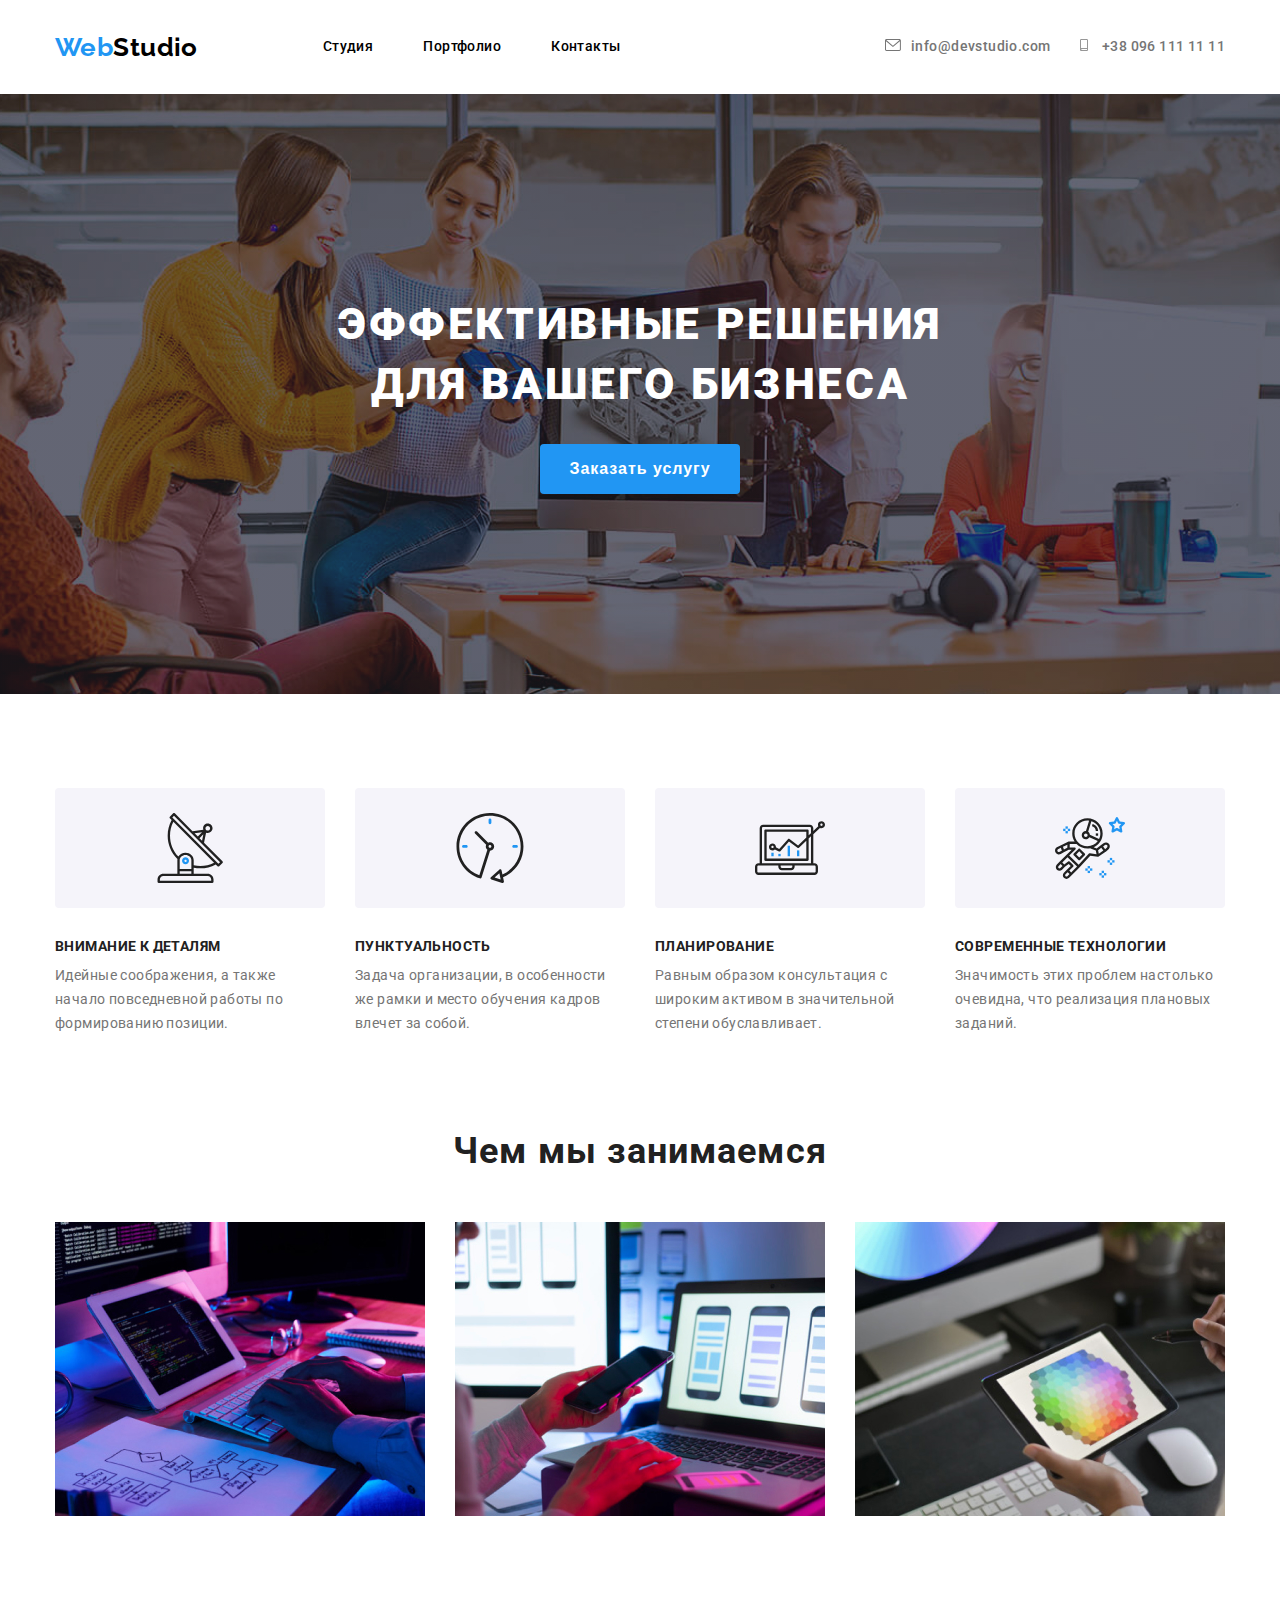
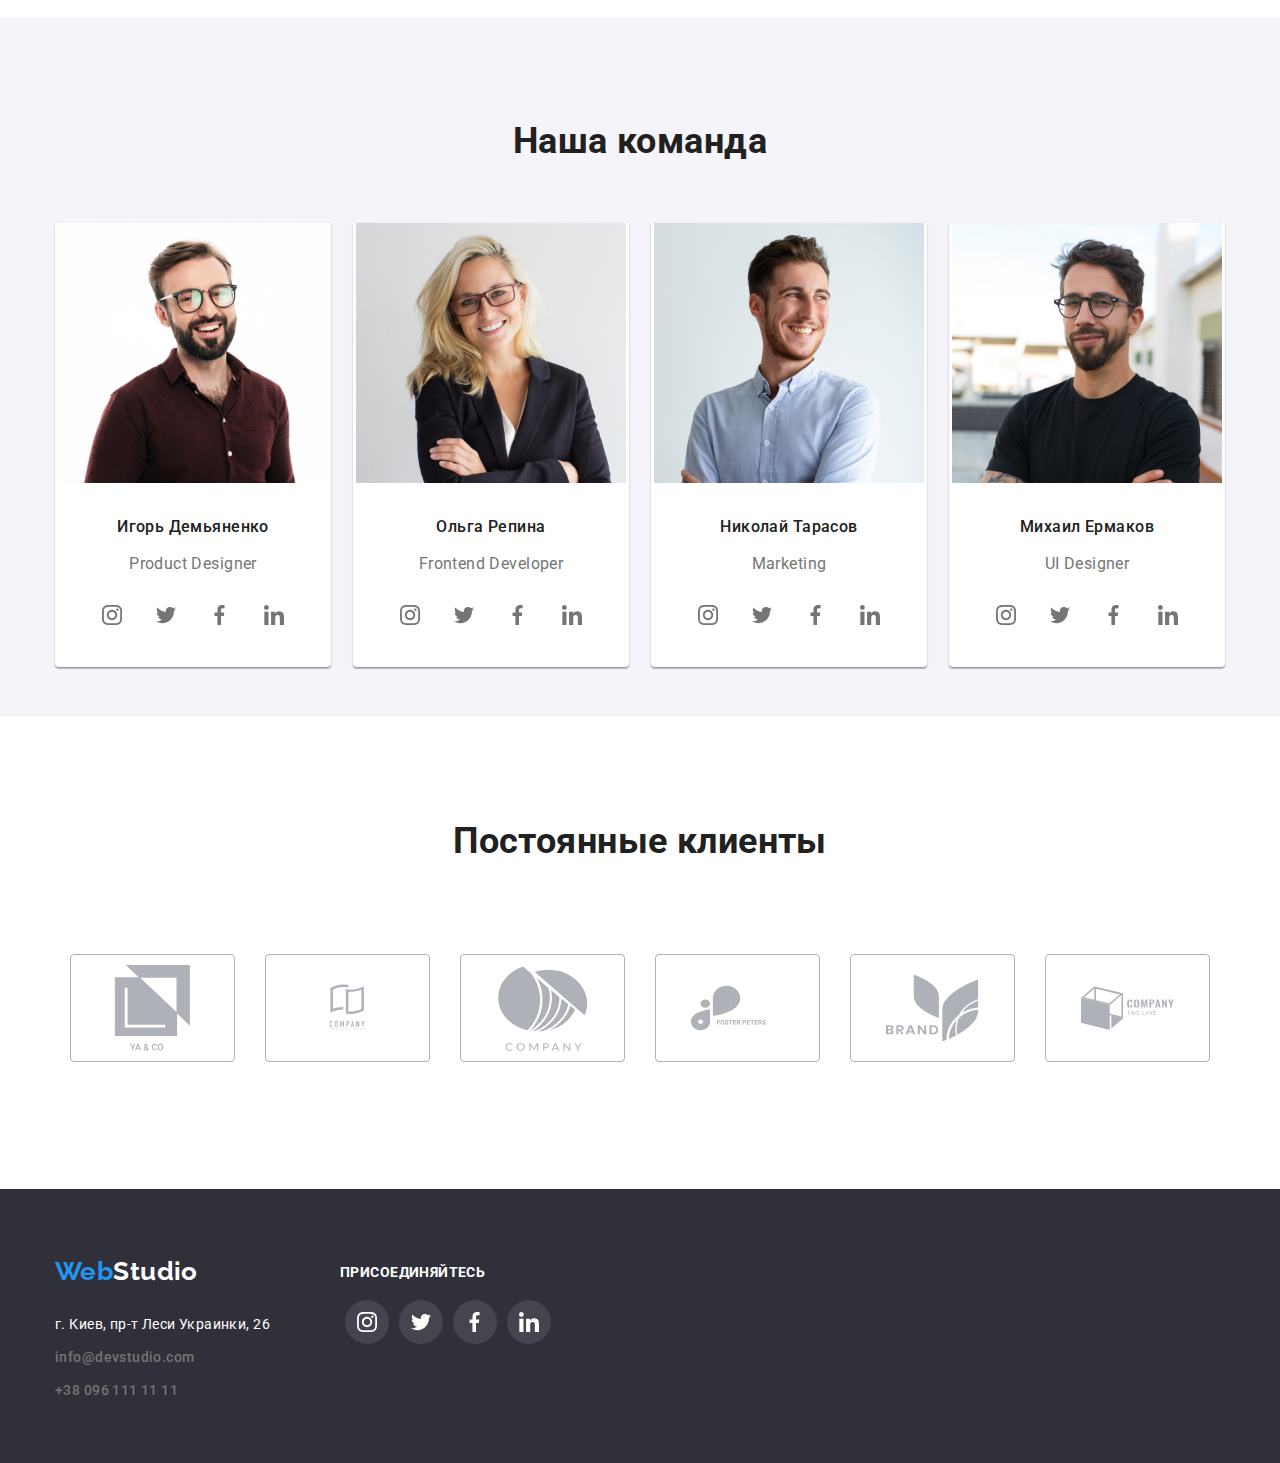
<file: index.html>
<!DOCTYPE html>
<html lang="en">
<head>
    <meta charset="UTF-8">
    <meta http-equiv="X-UA-Compatible" content="IE=edge">
    <meta name="viewport" content="width=device-width, initial-scale=1.0">
    <title>KekStudio v2</title>
    <link rel="preconnect" href="https://fonts.googleapis.com">
    <link rel="preconnect" href="https://fonts.gstatic.com" crossorigin>
    <link href="https://fonts.googleapis.com/css2?family=Raleway:wght@700&family=Roboto:wght@400;500;700;900&display=swap"
        rel="stylesheet">
    <link rel="stylesheet" href="./css/reset.css">
    <link rel="stylesheet" href="./css/styles.css">
</head>
<body>
    <!-- HEADER -->
    <header class="header">
        <div class="header-inside">
            <nav class="webstudio-inline">
                <a class="webstudio" href="./index.html"><span class="web-blue">Web</span>Studio</a>
                <ul class="navigation">
                    <li><a class="nav-item" href="">Студия</a></li>
                    <li><a class="nav-item" href="./portfolio.html">Портфолио</a></li>
                    <li><a class="nav-item" href="">Контакты</a></li>
                </ul>
            </nav>
            <ul class="address-header">
                <li><a class="email" href="mailto:info@devstudio.com"><svg class="svgsmall">
                    <use href="./img/svgs/sprunk.svg#icon-email"></use>
                </svg>info@devstudio.com</a></li>
                <li><a class="email" href="callto:380961111111"><svg class="svgsmall">
                    <use href="./img/svgs/sprunk.svg#icon-callto"></use>
                </svg>+38 096 111 11 11</a></li>
            </ul>
        </div>
    </header>
    <!-- SOLUTIONS FOR BUISNESS -->
    <section class="solutions">
        <div class="solutions-inside">
            <h1 class="solutions-text">Эффективные решения для вашего бизнеса</h1>
            <button class="solutions-button" type="button">Заказать услугу</button>
        </div>
    </section>
    <!-- WHAT WE DO -->

    <section class="whatWeDo">
        <div class="whatWeDo-inside">
            <!-- 4 horizontal texts -->
            <ul class="sometexts">
                <li class="sometexts-item">
                    <div class="sometexts-item-fill">
                        <svg class="horiz-texts-svgs">
                            <use href="./img/svgs/sprunk.svg#icon-Group1"></use>
                        </svg>
                    </div>
                    <h3 class="st-head">Внимание к деталям</h3>
                    <p>Идейные соображения, а также начало повседневной работы по формированию позиции.</p>
                </li>
                <li class="sometexts-item">
                    <div class="sometexts-item-fill">
                        <svg class="horiz-texts-svgs">
                            <use href="./img/svgs/sprunk.svg#icon-clock-11"></use>
                        </svg>
                    </div>
                    <h3 class="st-head">Пунктуальность</h3>
                    <p>Задача организации, в особенности же рамки и место обучения кадров влечет за собой.</p>
                </li>
                <li class="sometexts-item">
                    <div class="sometexts-item-fill">
                        <svg class="horiz-texts-svgs">
                            <use href="./img/svgs/sprunk.svg#icon-diagram-11"></use>
                        </svg>
                    </div>
                    <h3 class="st-head">Планирование</h3>
                    <p>Равным образом консультация с широким активом в значительной степени обуславливает.</p>
                </li>
                <li class="sometexts-item">
                    <div class="sometexts-item-fill">
                        <svg class="horiz-texts-svgs">
                            <use href="./img/svgs/sprunk.svg#icon-astronaut-11"></use>
                        </svg>
                    </div>
                    <h3 class="st-head">Современные технологии</h3>
                    <p>Значимость этих проблем настолько очевидна, что реализация плановых заданий.</p>
                </li>
                
            </ul>
            <!-- what we do text -->
            <h2 class="wwd-text">Чем мы занимаемся</h2>
            <!-- 3 pics -->
            <ul class="pics">
                <li><img src="./img/pics1.jpg" alt="pic" width="370"></li>
                <li><img src="./img/pics2.jpg" alt="pic" width="370"></li>
                <li><img src="./img/pics3.jpg" alt="r u rly read this" width="370"></li>
            </ul>
        </div>
    </section>
    <!-- DREAM TEAM -->
    <section class="dreamTeam">
        <div class="dreamTeam-inside">
            <h2 class="dt-text">Наша команда</h2>
            <ul class="bobs">
                <li class="bobs-item" >
                    <img src="./img/bob1.jpg" width="270" alt="kek">
                    <div class="bobs-text">   
                        <p class="bobs-header">Игорь Демьяненко</p>
                        <p class="bt-work">Product Designer</p>
                        <!-- social links list -->
                        <ul class="social-list">
                            <li class="sl-item">
                                <a href="#" class="social-list-link">
                                    <svg class="sl-class">
                                        <use href="./img/svgs/sprunk.svg#icon-instagram"></use>
                                    </svg>
                                </a>
                            </li>
                            <li class="sl-item">
                                <a href="#" class="social-list-link">
                                    <svg class="sl-class">
                                        <use href="./img/svgs/sprunk.svg#icon-twitter"></use>
                                    </svg>
                                </a>
                            </li>
                            <li class="sl-item">
                                <a href="#" class="social-list-link">
                                    <svg class="sl-class">
                                        <use href="./img/svgs/sprunk.svg#icon-fbook"></use>
                                    </svg>
                                </a>
                            </li>
                            <li class="sl-item">
                                <a href="#" class="social-list-link">
                                    <svg class="sl-class">
                                        <use href="./img/svgs/sprunk.svg#icon-linkedin"></use>
                                    </svg>
                                </a>
                            </li>
                        </ul>
                    </div>
                </li>
                <li class="bobs-item" >
                    <img src="./img/bob2.jpg" width="270" alt="heh">
                    <div class="bobs-text">
                    <p class="bobs-header">Ольга Репина</p>
                    <p class="bt-work">Frontend Developer</p>
                    <!-- social links list -->
                    <ul class="social-list">
                        <li class="sl-item">
                            <a href="#" class="social-list-link">
                                <svg class="sl-class">
                                    <use href="./img/svgs/sprunk.svg#icon-instagram"></use>
                                </svg>
                            </a>
                        </li>
                        <li class="sl-item">
                            <a href="#" class="social-list-link">
                                <svg class="sl-class">
                                    <use href="./img/svgs/sprunk.svg#icon-twitter"></use>
                                </svg>
                            </a>
                        </li>
                        <li class="sl-item">
                            <a href="#" class="social-list-link">
                                <svg class="sl-class">
                                    <use href="./img/svgs/sprunk.svg#icon-fbook"></use>
                                </svg>
                            </a>
                        </li>
                        <li class="sl-item">
                            <a href="#" class="social-list-link">
                                <svg class="sl-class">
                                    <use href="./img/svgs/sprunk.svg#icon-linkedin"></use>
                                </svg>
                            </a>
                        </li>
                    </ul>
                    </div>
                </li>
                <li class="bobs-item" >
                    <img src="./img/bob3.jpg" width="270" alt="mm">
                    <div class="bobs-text">
                    <p class="bobs-header">Николай Тарасов</p>
                    <p class="bt-work">Marketing</p>
                    <!-- social links list -->
                    <ul class="social-list">
                        <li class="sl-item">
                            <a href="#" class="social-list-link">
                                <svg class="sl-class">
                                    <use href="./img/svgs/sprunk.svg#icon-instagram"></use>
                                </svg>
                            </a>
                        </li>
                        <li class="sl-item">
                            <a href="#" class="social-list-link">
                                <svg class="sl-class">
                                    <use href="./img/svgs/sprunk.svg#icon-twitter"></use>
                                </svg>
                            </a>
                        </li>
                        <li class="sl-item">
                            <a href="#" class="social-list-link">
                                <svg class="sl-class">
                                    <use href="./img/svgs/sprunk.svg#icon-fbook"></use>
                                </svg>
                            </a>
                        </li>
                        <li class="sl-item">
                            <a href="#" class="social-list-link">
                                <svg class="sl-class">
                                    <use href="./img/svgs/sprunk.svg#icon-linkedin"></use>
                                </svg>
                            </a>
                        </li>
                    </ul>
                    </div>
                </li>
                <li class="bobs-item" >
                    <img src="./img/bob4.jpg" width="270" alt="no">
                    <div class="bobs-text">
                    <p class="bobs-header">Михаил Ермаков</p>
                    <p class="bt-work">UI Designer</p>
                    <!-- social links list -->
                    <ul class="social-list">
                        <li class="sl-item">
                            <a class="social-list-link" href="#">
                                <svg class="sl-class">
                                    <use href="./img/svgs/sprunk.svg#icon-instagram"></use>
                                </svg>
                            </a>
                        </li>
                        <li class="sl-item">
                            <a href="#" class="social-list-link">
                                <svg class="sl-class">
                                    <use href="./img/svgs/sprunk.svg#icon-twitter"></use>
                                </svg>
                            </a>
                        </li>
                        <li class="sl-item">
                            <a href="#" class="social-list-link">
                                <svg class="sl-class">
                                    <use href="./img/svgs/sprunk.svg#icon-fbook"></use>
                                </svg>
                            </a>
                        </li>
                        <li class="sl-item">
                            <a href="#" class="social-list-link">
                                <svg class="sl-class">
                                    <use href="./img/svgs/sprunk.svg#icon-linkedin"></use>
                                </svg>
                            </a>
                        </li>
                    </ul>
                    </div>
                </li>
            </ul>
        </div>
    </section>
    <!-- CLIENTS -->
    <section>
        <div>
            <h2 class="header-clients">Постоянные клиенты</h2>
            <ul class="clients-list">
                <li class="cl-list-item">
                    <svg class="clients-item">
                        <use href="./img/svgs/sprunk.svg#icon-company1"></use>
                    </svg>
                </li>
                <li class="cl-list-item">
                    <svg class="clients-item">
                        <use href="./img/svgs/sprunk.svg#icon-company2"></use>
                    </svg>
                </li>
                <li class="cl-list-item">
                    <svg class="clients-item">
                        <use href="./img/svgs/sprunk.svg#icon-company3"></use>
                    </svg>
                </li>
                <li class="cl-list-item">
                    <svg class="clients-item">
                        <use href="./img/svgs/sprunk.svg#icon-company4"></use>
                    </svg>
                </li>
                <li class="cl-list-item">
                    <svg class="clients-item">
                        <use href="./img/svgs/sprunk.svg#icon-company5"></use>
                    </svg>
                </li>
                <li class="cl-list-item">
                    <svg class="clients-item">
                        <use href="./img/svgs/sprunk.svg#icon-company6"></use>
                    </svg>
                </li>
            </ul>
        </div>
    </section>
    <!-- FOOTER -->
    <footer class="footer">
        <div class="footer-inside">
            <div class="footer-adresses">
                <a class="webstudio white" href="./index.html"><span class="web-blue">Web</span>Studio</a>
                <address class="address"><a class="white" href="https://www.google.com/maps/place/%D0%B1%D1%83%D0%BB.+%D0%9B%D0%B5%D1%81%D0%B8+%D0%A3%D0%BA%D1%80%D0%B0%D0%B8%D0%BD%D0%BA%D0%B8,+26,+%D0%9A%D0%B8%D0%B5%D0%B2,+02000/data=!4m2!3m1!1s0x40d4cf0e033ecbe9:0x57a4dffefec77da0?sa=X&ved=2ahUKEwjTja6EwPP2AhXPwosKHU-XCiwQ8gF6BAgHEAE">г. Киев, пр-т Леси Украинки, 26</a></address>
                <a class="email ending" href="mailto:info@devstudio.com">info@devstudio.com</a>
                <a class="email" href="callto:380961111111">+38 096 111 11 11</a>
            </div>
            <div class="footer-socials">
                <!-- social links list -->
                <p class="fsoc-text">присоединяйтесь</p>
                <ul class="social-list-footer">
                    <li class="sl-item-footer">
                        <a href="#" class="sl-link-footer">
                            <svg class="sl-class-footer">
                                <use href="./img/svgs/sprunk.svg#icon-instagram"></use>
                            </svg>
                        </a>
                    </li>
                    <li class="sl-item-footer">
                        <a href="#" class="sl-link-footer">
                            <svg class="sl-class-footer">
                                <use href="./img/svgs/sprunk.svg#icon-twitter"></use>
                            </svg>
                        </a>
                    </li>
                    <li class="sl-item-footer">
                        <a href="#" class="sl-link-footer">
                            <svg class="sl-class-footer">
                                <use href="./img/svgs/sprunk.svg#icon-fbook"></use>
                            </svg>
                        </a>
                    </li>
                    <li class="sl-item-footer">
                        <a href="#" class="sl-link-footer">
                            <svg class="sl-class-footer">
                                <use href="./img/svgs/sprunk.svg#icon-linkedin"></use>
                            </svg>
                        </a>
                    </li>
                </ul>
            </div>
        </div>
    </footer>
</body>
</html>
</file>
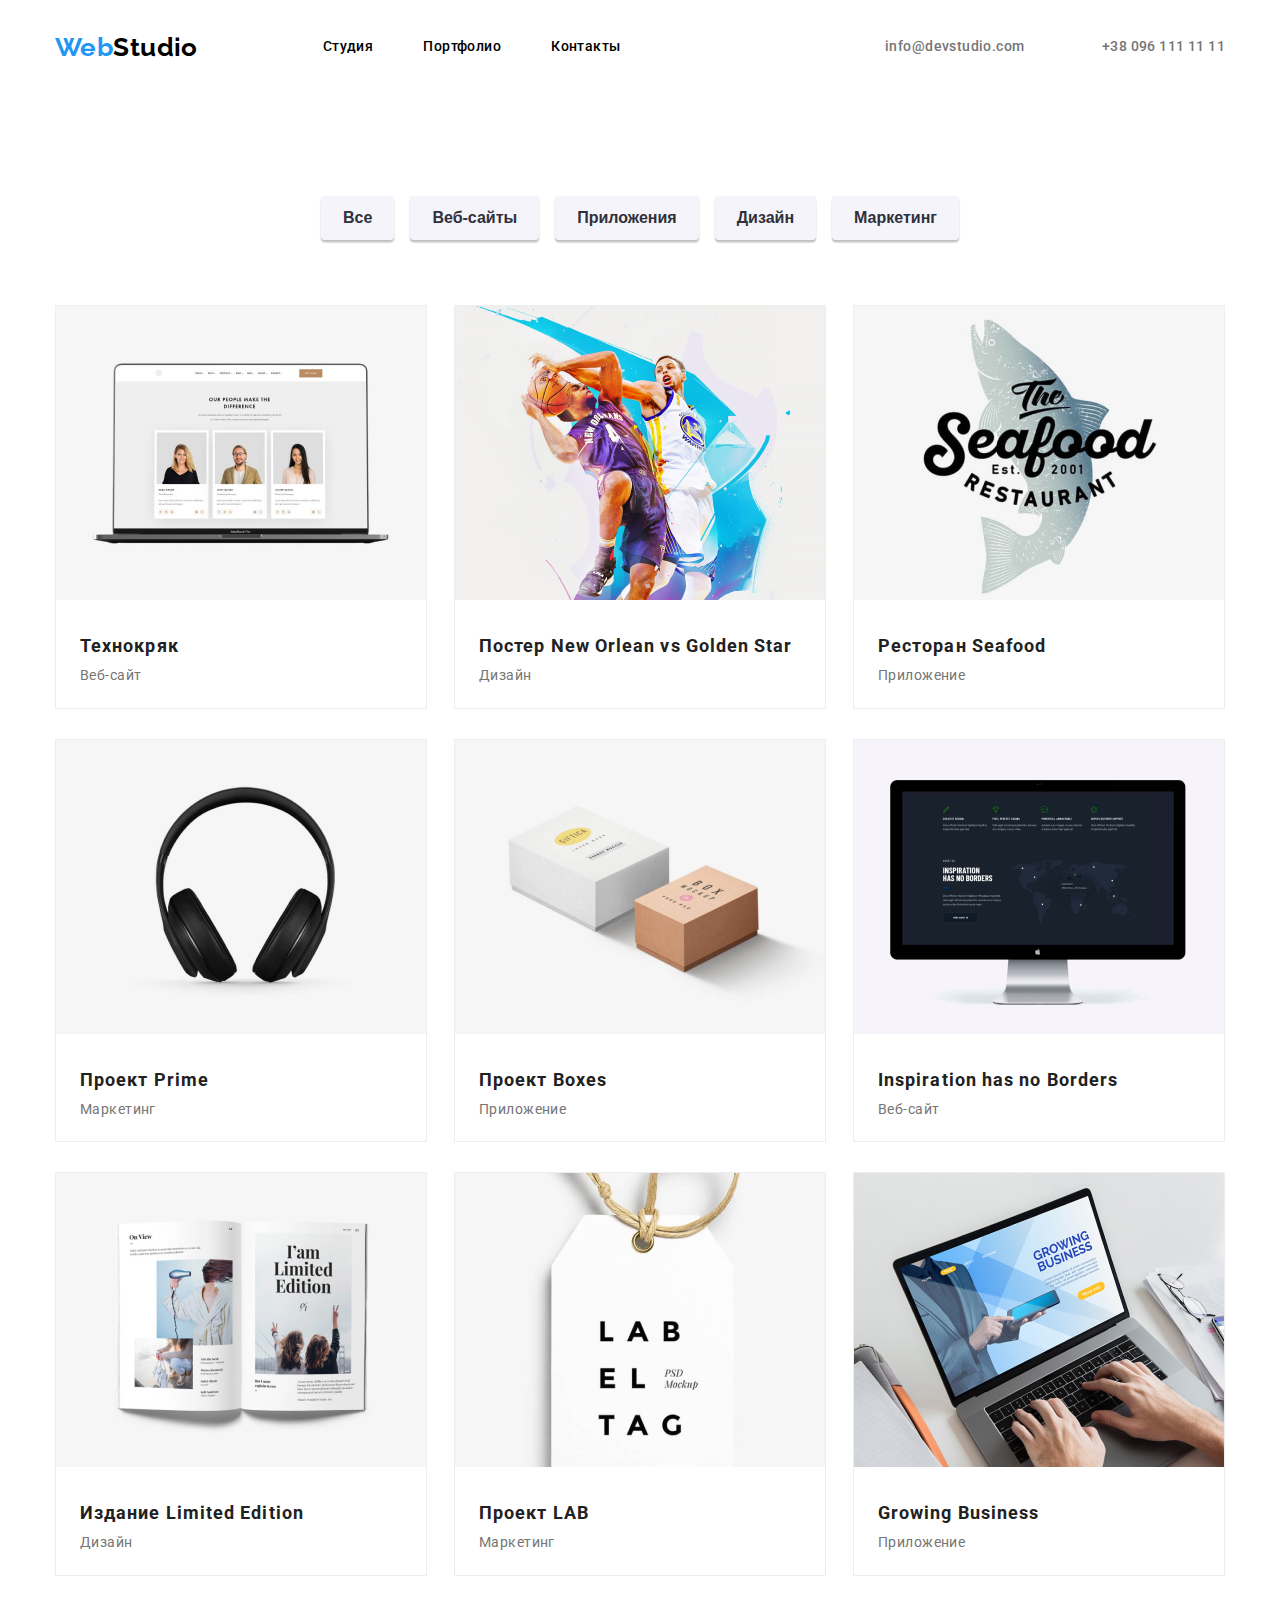
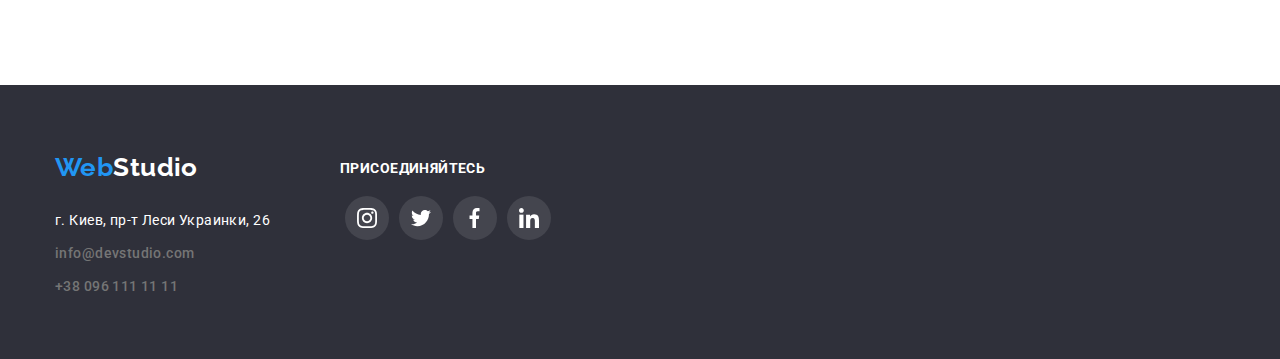
<file: portfolio.html>
<!DOCTYPE html>
<html lang="en">
<head>
    <meta charset="UTF-8">
    <meta http-equiv="X-UA-Compatible" content="IE=edge">
    <meta name="viewport" content="width=device-width, initial-scale=1.0">
    <title>KekPortfolio</title>
    <link rel="preconnect" href="https://fonts.googleapis.com">
    <link rel="preconnect" href="https://fonts.gstatic.com" crossorigin>
    <link href="https://fonts.googleapis.com/css2?family=Raleway:wght@700&family=Roboto:wght@400;500;700;900&display=swap"
        rel="stylesheet">
    <link rel="stylesheet" href="./css/reset.css">
    <link rel="stylesheet" href="./css/styles.css">
</head>
<body>
    <!-- HEADER -->
    <header class="header">
        <div class="header-inside">
            <nav class="webstudio-inline">
                <a class="webstudio" href="./index.html"><span class="web-blue">Web</span>Studio</a>
                <ul class="navigation">
                    <li><a class="nav-item" href="./index.html">Студия</a></li>
                    <li><a class="nav-item" href="">Портфолио</a></li>
                    <li><a class="nav-item" href="">Контакты</a></li>
                </ul>
            </nav>
            <div class="address-header">
                <a class="email" href="mailto:info@devstudio.com">info@devstudio.com</a>
                <a class="email" href="callto:380961111111">+38 096 111 11 11</a>
            </div>
        </div>
    </header>
    <!-- MAIN -->
    <main class="portfolio-main">
    <!-- buttons -->
        <section class="portfolio-inside">
            <ul class="pf-buttons">
                <li><button class="pf-button" type="button" >Все</button></li>
                <li><button class="pf-button" type="button" >Веб-сайты</button></li>
                <li><button class="pf-button" type="button" >Приложения</button></li>
                <li><button class="pf-button" type="button" >Дизайн</button></li>
                <li><button class="pf-button" type="button" >Маркетинг</button></li>
            </ul>
            <ul class="pf-pics">
                <li class="pf-item" >
                    <img src="./img/pf1.jpg" alt="ahahhah" width="370" >
                    <div class="pf-text" ><h3 class="pf-header" >Технокряк</h3>
                    <p>Веб-сайт</p>
                    </div>
                </li>
                <li class="pf-item" >
                    <img src="./img/pf2.jpg" alt="ahahhah" width="370" >
                    <div class="pf-text" ><h3 class="pf-header" >Постер New Orlean vs Golden Star</h3>
                    <p>Дизайн</p>
                    </div>
                </li>
                <li class="pf-item" >
                    <img src="./img/pf3.jpg" alt="ahahhah" width="370" >
                    <div class="pf-text" ><h3 class="pf-header" >Ресторан Seafood</h3>
                    <p>Приложение</p>
                    </div>
                </li>
                <li class="pf-item" >
                    <img src="./img/pf4.jpg" alt="ahahhah" width="370" >
                    <div class="pf-text" ><h3 class="pf-header" >Проект Prime</h3>
                    <p>Маркетинг</p>
                    </div>
                </li>
                <li class="pf-item" >
                    <img src="./img/pf5.jpg" alt="ahahhah" width="370" >
                    <div class="pf-text" ><h3 class="pf-header" >Проект Boxes</h3>
                    <p>Приложение</p>
                    </div>
                </li>
                <li class="pf-item" >
                    <img src="./img/pf6.jpg" alt="ahahhah" width="370" >
                    <div class="pf-text" ><h3 class="pf-header" >Inspiration has no Borders</h3>
                    <p>Веб-сайт</p>
                    </div>
                </li>
                <li class="pf-item" >
                    <img src="./img/pf7.jpg" alt="ahahhah" width="370" >
                    <div class="pf-text" ><h3 class="pf-header" >Издание Limited Edition</h3>
                    <p>Дизайн</p>
                    </div>
                </li>
                <li class="pf-item" >
                    <img src="./img/pf8.jpg" alt="ahahhah" width="370" >
                    <div class="pf-text" ><h3 class="pf-header" >Проект LAB</h3>
                    <p>Маркетинг</p>
                    </div>
                </li>
                <li class="pf-item" >
                    <img src="./img/pf9.jpg" alt="ahahhah" width="370" >
                    <div class="pf-text" ><h3 class="pf-header" >Growing Business</h3>
                    <p>Приложение</p>
                    </div>
                </li>
            </ul>
        </section>
    </main>
    <!-- FOOTER -->
    <footer class="footer">
        <div class="footer-inside">
            <div class="footer-adresses">
                <a class="webstudio white" href="./index.html"><span class="web-blue">Web</span>Studio</a>
                <address class="address"><a class="white"
                        href="https://www.google.com/maps/place/%D0%B1%D1%83%D0%BB.+%D0%9B%D0%B5%D1%81%D0%B8+%D0%A3%D0%BA%D1%80%D0%B0%D0%B8%D0%BD%D0%BA%D0%B8,+26,+%D0%9A%D0%B8%D0%B5%D0%B2,+02000/data=!4m2!3m1!1s0x40d4cf0e033ecbe9:0x57a4dffefec77da0?sa=X&ved=2ahUKEwjTja6EwPP2AhXPwosKHU-XCiwQ8gF6BAgHEAE">г.
                        Киев, пр-т Леси Украинки, 26</a></address>
                <a class="email ending" href="mailto:info@devstudio.com">info@devstudio.com</a>
                <a class="email" href="callto:380961111111">+38 096 111 11 11</a>
            </div>
            <div class="footer-socials">
                <!-- social links list -->
                <p class="fsoc-text">присоединяйтесь</p>
                <ul class="social-list-footer">
                    <li class="sl-item-footer">
                        <a href="#" class="sl-link-footer">
                            <svg class="sl-class-footer">
                                <use href="./img/svgs/sprunk.svg#icon-instagram"></use>
                            </svg>
                        </a>
                    </li>
                    <li class="sl-item-footer">
                        <a href="#" class="sl-link-footer">
                            <svg class="sl-class-footer">
                                <use href="./img/svgs/sprunk.svg#icon-twitter"></use>
                            </svg>
                        </a>
                    </li>
                    <li class="sl-item-footer">
                        <a href="#" class="sl-link-footer">
                            <svg class="sl-class-footer">
                                <use href="./img/svgs/sprunk.svg#icon-fbook"></use>
                            </svg>
                        </a>
                    </li>
                    <li class="sl-item-footer">
                        <a href="#" class="sl-link-footer">
                            <svg class="sl-class-footer">
                                <use href="./img/svgs/sprunk.svg#icon-linkedin"></use>
                            </svg>
                        </a>
                    </li>
                </ul>
            </div>
        </div>
    </footer>
</body>
</html>
</file>
<file: css/styles.css>
/* HEADER */
:root {
  --blue-color: #2196f3;
  --gray-color: #757575;
}
body {
  font-family: "Roboto";
  font-size: 14px;
  line-height: 1.7;
  color: #757575;
  letter-spacing: 0.03em;
}
a {
  text-decoration: none;
  color: black;
}

.header {
  padding: 25px 0;
}

.header-inside {
  max-width: 1170px;
  margin: 0 auto;
  /* padding: 25px 0; */
  display: flex;
  justify-content: space-between;
  flex-wrap: wrap;
}
.webstudio-inline {
  display: flex;
  flex-wrap: wrap;
}
.webstudio {
  font-family: "Raleway";
  font-style: normal;
  font-weight: 700;
  font-size: 26px;
}
.web-blue {
  color: var(--blue-color);
}
.navigation {
  margin-left: 100px;
  display: flex;
  justify-content: space-between;
  align-items: center;
}
.nav-item {
  margin: 0 25px 0 25px;
  font-weight: 500;
  transition: 0.5s;
}
.nav-item:hover {
  color: var(--blue-color);
}
.address-header {
  color: var(--gray-color);
  width: 340px;
  display: flex;
  justify-content: space-between;
  align-items: center;
}
.email {
  color: var(--gray-color);
  transition: 0.5s;
  font-weight: 500;
}
.email:hover {
  color: var(--blue-color);
}
.email:hover .svgsmall {
  fill: var(--blue-color)
}
.svgsmall {
  width: 16px;
  height: 12px;
  display: inline;
  margin-right: 10px;
  transition: 0.5s;
  fill: var(--gray-color)
}
/* SOLUTIONS FOR BUISNESS */
.solutions {
  display: flex;
  justify-content: center;
  height: 600px;
  background: linear-gradient(rgba(47, 48, 58, 0.4), rgba(47, 48, 58, 0.4)), url(../img/bgi.jpg) center/cover no-repeat ;
  background-color: ;
  padding: 200px 0;
}
.solutions-inside {
  max-width: 700px;
  text-align: center;
}
.solutions-text {
  text-transform: uppercase;
  font-weight: 900;
  font-size: 44px;
  line-height: 60px;
  color: white;
  letter-spacing: 0.06em;
}
.solutions-button {
  background-color: var(--blue-color);
  color: white;
  font-weight: 700;
  font-size: 16px;
  width: 200px;
  height: 50px;
  letter-spacing: 0.06em;
  margin-top: 30px;
  cursor: pointer;
  border-radius: 4px;
  border: 0px;
}

/* WHAT WE DO */
.whatWeDo {
  padding-bottom: 94px;
}
.whatWeDo-inside {
  max-width: 1170px;
  margin: 0 auto;
  padding-top: 94px;
}
/* 4 hor texts */
.sometexts {
  display: flex;
  justify-content: space-between;
}
.sometexts-item {
  max-width: 270px;
}
.sometexts-item-fill {
  width: 270px;
  height: 120px;
  border-radius: 4px;
  background-color: #F5F4FA;
  display: flex;
  justify-content: center;
  align-items: center;
  margin-bottom: 30px;
  }
.horiz-texts-svgs {
  height: 70px;
  }
.icon {
  display: inline-block;
  width: 70px;
  height: 70px;
}
.st-head {
  margin-bottom: 10px;
  font-weight: 700;
  line-height: 16px;
  letter-spacing: 0.03em;
  text-transform: uppercase;
  color: #212121;
}
/* wh we do text*/
.wwd-text {
  font-weight: 700;
  font-size: 36px;
  line-height: 42px;
  text-align: center;
  letter-spacing: 0.03em;
  color: #212121;
  margin-top: 94px;
}
/* 3 pics */
.pics {
  flex-wrap: wrap;
  margin-top: 50px;
  display: flex;
  justify-content: space-between;
}
/* DREAM TEAM */
.dreamTeam {
  background-color: #f5f4fa;
  padding-top: 94px;
  padding-bottom: 50px;
}
.dreamTeam-inside {
  max-width: 1170px;
  margin: 0 auto;
}
.dt-text {
  font-weight: 700;
  font-size: 36px;
  color: #212121;
  text-align: center;
  margin: 0px 0 50px 0;
}
.bobs {
  display: flex;
  flex-wrap: wrap;
  justify-content: space-between;
}
.bobs-item {

  display: flex;
  flex-direction: column;
  align-items: center;
  width: fit-content;
  box-shadow: 0px 1px 3px rgba(0, 0, 0, 0.12), 0px 1px 1px rgba(0, 0, 0, 0.14),
    0px 2px 1px rgba(0, 0, 0, 0.2);
  border-radius: 0px 0px 4px 4px;
  background-color: white;
}
.bobs-header {
  font-weight: 500;
  font-size: 16px;
  color: #212121;
}
.bobs-text {
  display: flex;
  flex-direction: column;
  align-items: center;
  padding: 30px 30px;
}
.bt-work {
  font-size: 16px;
  margin-top: 10px;
}
.social-list {
  margin-top: 16px;
  display: flex;
  justify-content: space-between;
}
.sl-item {
  margin: 0 5px;
  border-radius: 50%;
}
.social-list-link {
  
  height: 44px;
  width: 44px;
  display: flex;
  justify-content: center;
  align-items: center;
}
.sl-class {
  width: 20px;
  height: 20px;
  /* margin-top: 7px; */
  fill: #757575;
}
.sl-item:hover {
  background-color: var(--blue-color);
}

.social-list-link:hover .sl-class {
  fill: white;
}



/* CLIENTS */

.header-clients {
  font-weight: 700;
  font-size: 36px;
  color: #212121;
  text-align: center;
  margin-top: 94px;
}
.clients-list {
  display: flex;
  justify-content: space-between;
  max-width: 1170px;
  margin: 0 auto;
  margin-top: 50px;
  margin-bottom: 95px;
}
.clients-item {
  height: 50%;
  width: 50%;
  border: 1px solid #AFB1B8;
  border-radius: 4px;
  padding: 10px 35px;
  margin: 0 15px;
  fill: #AFB1B8;
  transition: 0.5s;
}
.clients-item:hover {
  fill: var(--blue-color);
  border-color: var(--blue-color);
}
.cl-list-item {
  display: flex;
  justify-content: center;
  align-items: center;
}


/* FOOTER */
.footer {
  background-color: #2f303a;
  padding: 60px 0;
}
.footer-inside {
  max-width: 1170px;
  display: flex;
  margin: 0 auto;
  
}
.footer-adresses {
  display: flex;
  flex-direction: column;
  justify-content: space-between;

}
.address {
  margin-top: 20px;
  color: white;
}
.ending {
  margin: 9px 0;
}
.white {
  color: white;
}
.footer-socials {
  margin: 15px 0 0 70px;
}
.fsoc-text {
  font-weight: 700;
  line-height: 16px;
  letter-spacing: 0.03em;
  text-transform: uppercase;
  color: #FFFFFF;
  margin-bottom: 20px;
}
.social-list-footer {
  display: flex;
  
}
.sl-item-footer {
  display: flex;
  justify-content: center;
  align-items: center;
  width: 44px;
  height: 44px;
  background-color: rgba(255, 255, 255, 0.1);
  margin: 0 5px;
  fill: white;
  border-radius: 50%;
}
.sl-link-footer {
  margin-top: 5px;
}
.sl-class-footer {
  margin-top: 3px;
  width: 20px;
  height: 20px;
}
.sl-item-footer:hover {
  background-color: var(--blue-color);
}
/* PORTFOLIO */
.portfolio-main {
  padding-top: 94px;
}
.portfolio-inside {
  max-width: 1170px;
  margin: 0 auto;
  padding-bottom: 94px;
}
.pf-buttons {
  display: flex;
  width: fit-content;
  margin: 0 auto;
}
.pf-button {
  color: #2f303a;
  padding: 13px 22px;
  margin: 8px;
  background-color: #f5f4fa;
  border-radius: 4px;
  border: 0;
  margin-bottom: 50px;
  cursor: pointer;
  transition: 0.5s;
  font-weight: 700;
  font-size: 16px;
  box-shadow: 0px 3px 1px rgba(0, 0, 0, 0.1),
  0px 1px 2px rgba(0, 0, 0, 0.08),
  0px 2px 2px rgba(0, 0, 0, 0.12);
}
.pf-button:hover {
  background-color: var(--blue-color);
  color: #f5f4fa;
}
.pf-pics {
  display: flex;
  justify-content: space-between;
  flex-wrap: wrap;
}
.pf-item {
  background: #ffffff;
  border: 1px solid #eeeeee;
  box-sizing: border-box;
  margin: 15px 0;
}
.pf-text {
  padding: 20px 24px;
}

.pf-header {
  font-family: "Roboto";
  font-style: normal;
  font-weight: 700;
  font-size: 18px;
  line-height: 36px;
  letter-spacing: 0.06em;
  color: #212121;
}
</file>
